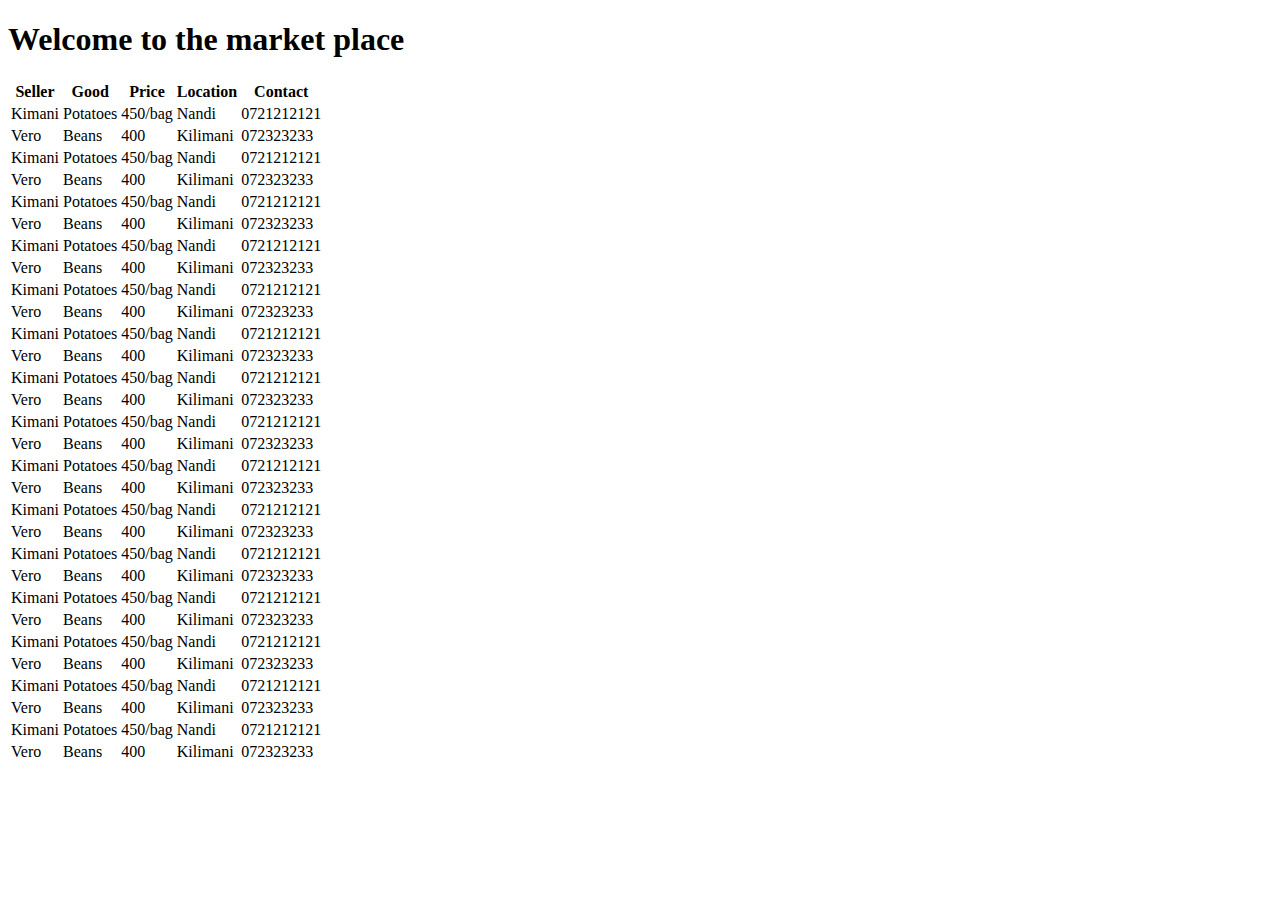
<file: buyers.html>
<!DOCTYPE html>
<html lang="en">

<head>
    <meta charset="UTF-8">
    <meta http-equiv="X-UA-Compatible" content="IE=edge">
    <meta name="viewport" content="width=device-width, initial-scale=1.0">
    <title>Document</title>
</head>

<body>

    <h1>Welcome to the market place</h1>


    <table>
        <tr>
            <th>Seller</th>
            <th>Good</th>
            <th>Price</th>
            <th>Location</th>
            <th>Contact</th>
        </tr>
        <tr>
            <td>Kimani</td>
            <td>Potatoes</td>
            <td>450/bag</td>
            <td>Nandi</td>
            <td>0721212121</td>
        </tr>
        <tr>
            <td>Vero</td>
            <td>Beans</td>
            <td>400</td>
            <td>Kilimani</td>
            <td>072323233</td>
        </tr>
        <tr>
            <td>Kimani</td>
            <td>Potatoes</td>
            <td>450/bag</td>
            <td>Nandi</td>
            <td>0721212121</td>
        </tr>
        <tr>
            <td>Vero</td>
            <td>Beans</td>
            <td>400</td>
            <td>Kilimani</td>
            <td>072323233</td>
        </tr>
        <tr>
            <td>Kimani</td>
            <td>Potatoes</td>
            <td>450/bag</td>
            <td>Nandi</td>
            <td>0721212121</td>
        </tr>
        <tr>
            <td>Vero</td>
            <td>Beans</td>
            <td>400</td>
            <td>Kilimani</td>
            <td>072323233</td>
        </tr>
        <tr>
            <td>Kimani</td>
            <td>Potatoes</td>
            <td>450/bag</td>
            <td>Nandi</td>
            <td>0721212121</td>
        </tr>
        <tr>
            <td>Vero</td>
            <td>Beans</td>
            <td>400</td>
            <td>Kilimani</td>
            <td>072323233</td>
        </tr>
        <tr>
            <td>Kimani</td>
            <td>Potatoes</td>
            <td>450/bag</td>
            <td>Nandi</td>
            <td>0721212121</td>
        </tr>
        <tr>
            <td>Vero</td>
            <td>Beans</td>
            <td>400</td>
            <td>Kilimani</td>
            <td>072323233</td>
        </tr>
        <tr>
            <td>Kimani</td>
            <td>Potatoes</td>
            <td>450/bag</td>
            <td>Nandi</td>
            <td>0721212121</td>
        </tr>
        <tr>
            <td>Vero</td>
            <td>Beans</td>
            <td>400</td>
            <td>Kilimani</td>
            <td>072323233</td>
        </tr>
        <tr>
            <td>Kimani</td>
            <td>Potatoes</td>
            <td>450/bag</td>
            <td>Nandi</td>
            <td>0721212121</td>
        </tr>
        <tr>
            <td>Vero</td>
            <td>Beans</td>
            <td>400</td>
            <td>Kilimani</td>
            <td>072323233</td>
        </tr>
        <tr>
            <td>Kimani</td>
            <td>Potatoes</td>
            <td>450/bag</td>
            <td>Nandi</td>
            <td>0721212121</td>
        </tr>
        <tr>
            <td>Vero</td>
            <td>Beans</td>
            <td>400</td>
            <td>Kilimani</td>
            <td>072323233</td>
        </tr>
        <tr>
            <td>Kimani</td>
            <td>Potatoes</td>
            <td>450/bag</td>
            <td>Nandi</td>
            <td>0721212121</td>
        </tr>
        <tr>
            <td>Vero</td>
            <td>Beans</td>
            <td>400</td>
            <td>Kilimani</td>
            <td>072323233</td>
        </tr>
        <tr>
            <td>Kimani</td>
            <td>Potatoes</td>
            <td>450/bag</td>
            <td>Nandi</td>
            <td>0721212121</td>
        </tr>
        <tr>
            <td>Vero</td>
            <td>Beans</td>
            <td>400</td>
            <td>Kilimani</td>
            <td>072323233</td>
        </tr>
        <tr>
            <td>Kimani</td>
            <td>Potatoes</td>
            <td>450/bag</td>
            <td>Nandi</td>
            <td>0721212121</td>
        </tr>
        <tr>
            <td>Vero</td>
            <td>Beans</td>
            <td>400</td>
            <td>Kilimani</td>
            <td>072323233</td>
        </tr>
        <tr>
            <td>Kimani</td>
            <td>Potatoes</td>
            <td>450/bag</td>
            <td>Nandi</td>
            <td>0721212121</td>
        </tr>
        <tr>
            <td>Vero</td>
            <td>Beans</td>
            <td>400</td>
            <td>Kilimani</td>
            <td>072323233</td>
        </tr>
        <tr>
            <td>Kimani</td>
            <td>Potatoes</td>
            <td>450/bag</td>
            <td>Nandi</td>
            <td>0721212121</td>
        </tr>
        <tr>
            <td>Vero</td>
            <td>Beans</td>
            <td>400</td>
            <td>Kilimani</td>
            <td>072323233</td>
        </tr>
        <tr>
            <td>Kimani</td>
            <td>Potatoes</td>
            <td>450/bag</td>
            <td>Nandi</td>
            <td>0721212121</td>
        </tr>
        <tr>
            <td>Vero</td>
            <td>Beans</td>
            <td>400</td>
            <td>Kilimani</td>
            <td>072323233</td>
        </tr>
        <tr>
            <td>Kimani</td>
            <td>Potatoes</td>
            <td>450/bag</td>
            <td>Nandi</td>
            <td>0721212121</td>
        </tr>
        <tr>
            <td>Vero</td>
            <td>Beans</td>
            <td>400</td>
            <td>Kilimani</td>
            <td>072323233</td>
        </tr>

    </table>

</body>

</html>
</file>
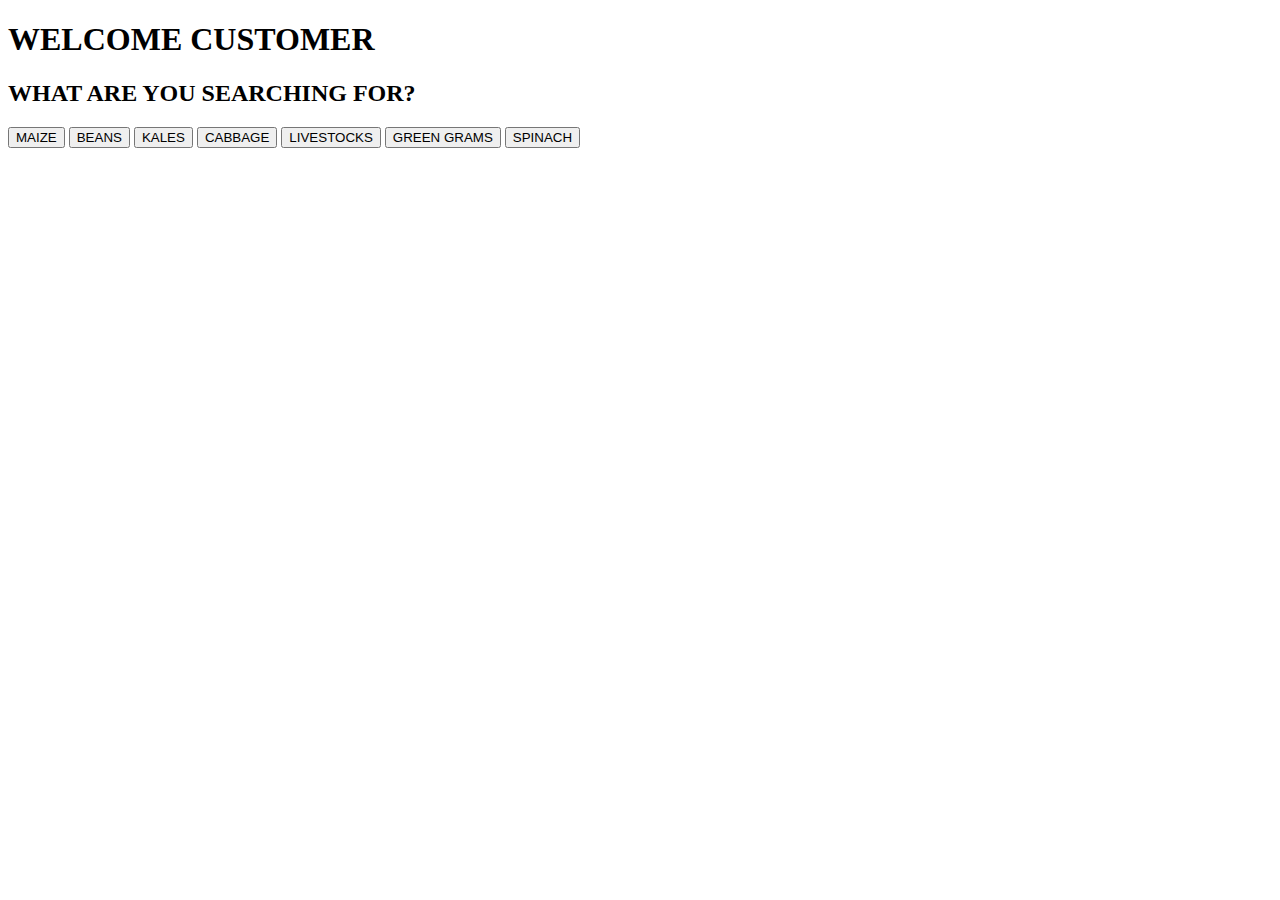
<file: buying.html>
<!DOCTYPE html>
<html lang="en">
<head>
    <meta charset="UTF-8">
    <meta http-equiv="X-UA-Compatible" content="IE=edge">
    <meta name="viewport" content="width=device-width, initial-scale=1.0">
    <title>BUY</title>
</head>
<body>
    <h1>WELCOME CUSTOMER</h1>
    <h2>WHAT ARE YOU SEARCHING FOR?</h2>
    <button>MAIZE</button>
    <button>BEANS</button>
    <button>KALES</button>
    <button>CABBAGE</button>
    <button>LIVESTOCKS</button>
    <button>GREEN GRAMS</button>
    <button>SPINACH</button>
</body>
</html>
</file>
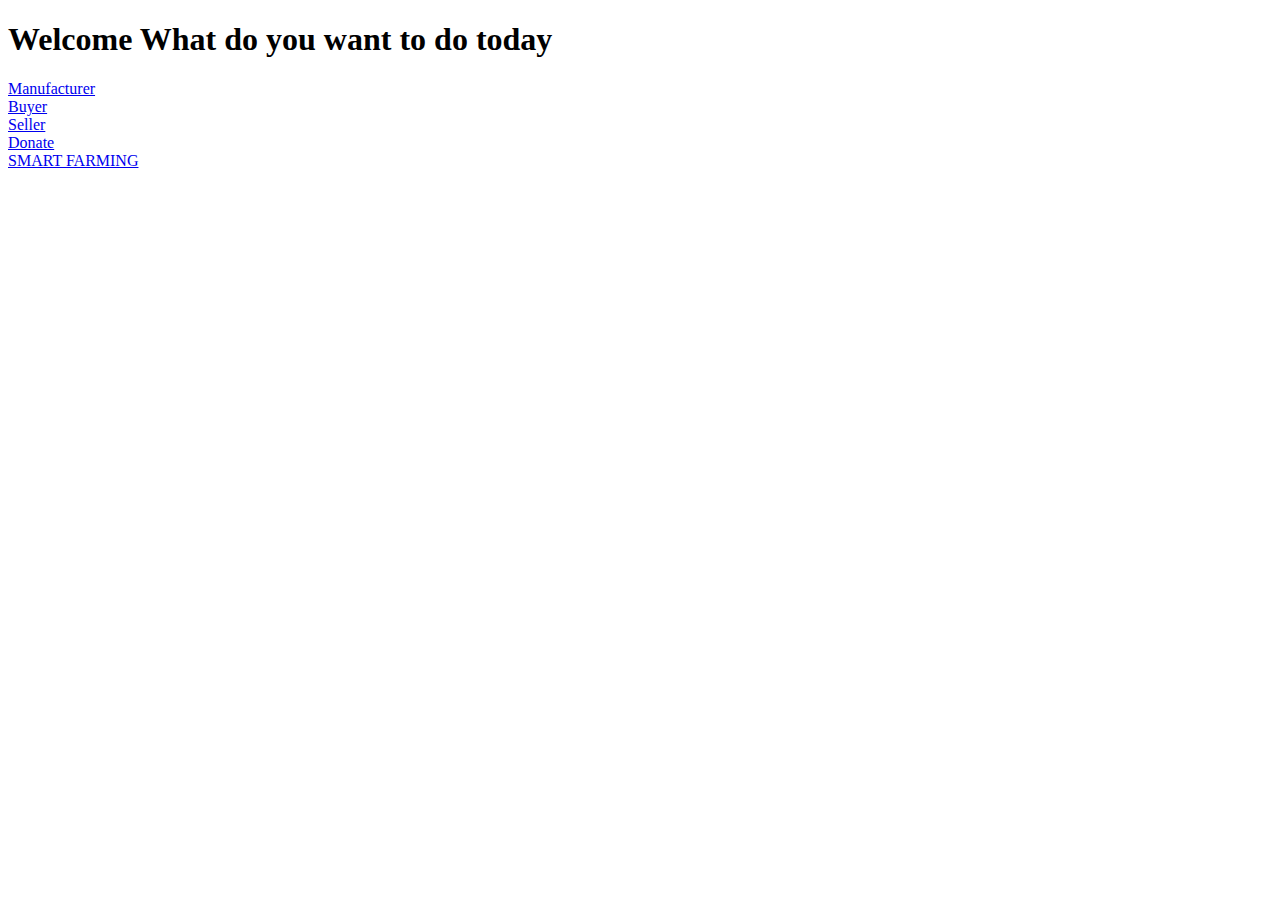
<file: choose.html>
<!DOCTYPE html>
<html lang="en">

<head>
    <meta charset="UTF-8">
    <meta http-equiv="X-UA-Compatible" content="IE=edge">
    <meta name="viewport" content="width=device-width, initial-scale=1.0">
    <title>Document</title>
</head>

<body>
    <h1>Welcome What do you want to do today</h1>


    <a href="/manufacturer.html">
        <li>Manufacturer</li>
    </a>
    <a href="/buyers.html">
        <li>Buyer</li>
    </a>
    <a href="/seller.html">
        <li>Seller</li>
    </a>
    <a href="/Donate.html">
        <li>Donate</li>
    </a>
    </a>
    <a href="/Donate.html">
        <li>SMART FARMING</li>
    </a>
    

</body>

</html>
</file>
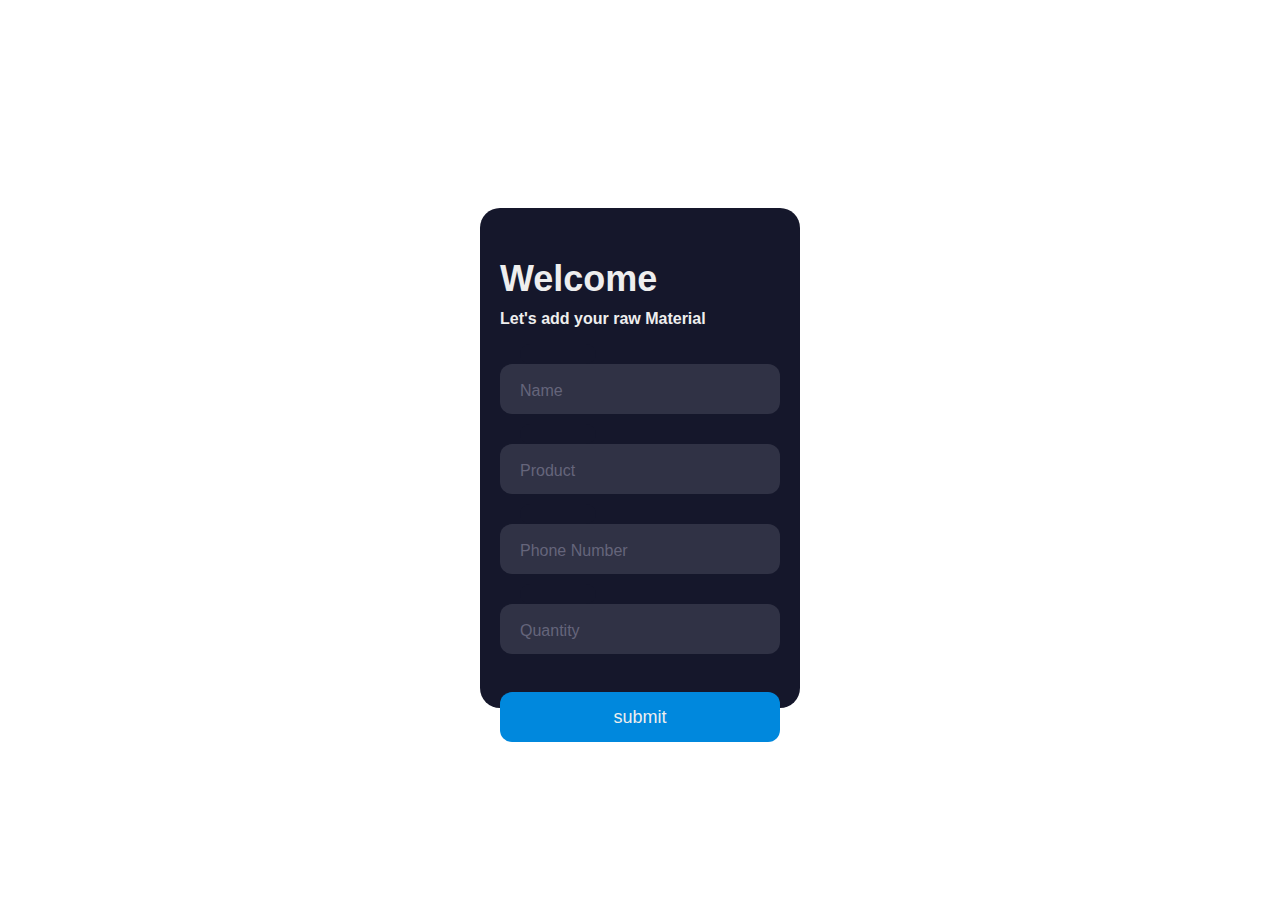
<file: Donate.html>
<!DOCTYPE html>
<html lang="en">

<head>
    <meta charset="UTF-8">
    <meta http-equiv="X-UA-Compatible" content="IE=edge">
    <meta name="viewport" content="width=device-width, initial-scale=1.0">
    <title>Form</title>
</head>


<style>
    body {
        align-items: center;
        background-color: white;
        display: flex;
        justify-content: center;
        height: 100vh;
    }

    .form {
        background-color: #15172b;
        border-radius: 20px;
        box-sizing: border-box;
        height: 500px;
        padding: 20px;
        width: 320px;
    }

    .title {
        color: #eee;
        font-family: sans-serif;
        font-size: 36px;
        font-weight: 600;
        margin-top: 30px;
    }

    .subtitle {
        color: #eee;
        font-family: sans-serif;
        font-size: 16px;
        font-weight: 600;
        margin-top: 10px;
    }

    .input-container {
        height: 50px;
        position: relative;
        width: 100%;
    }

    .ic1 {
        margin-top: 40px;
    }

    .ic2 {
        margin-top: 30px;
    }

    .input {
        background-color: #303245;
        border-radius: 12px;
        border: 0;
        box-sizing: border-box;
        color: #eee;
        font-size: 18px;
        height: 100%;
        outline: 0;
        padding: 4px 20px 0;
        width: 100%;
    }

    .cut {
        background-color: #15172b;
        border-radius: 10px;
        height: 20px;
        left: 20px;
        position: absolute;
        top: -20px;
        transform: translateY(0);
        transition: transform 200ms;
        width: 76px;
    }

    .cut-short {
        width: 50px;
    }

    .input:focus~.cut,
    .input:not(:placeholder-shown)~.cut {
        transform: translateY(8px);
    }

    .placeholder {
        color: #65657b;
        font-family: sans-serif;
        left: 20px;
        line-height: 14px;
        pointer-events: none;
        position: absolute;
        transform-origin: 0 50%;
        transition: transform 200ms, color 200ms;
        top: 20px;
    }

    .input:focus~.placeholder,
    .input:not(:placeholder-shown)~.placeholder {
        transform: translateY(-30px) translateX(10px) scale(0.75);
    }

    .input:not(:placeholder-shown)~.placeholder {
        color: #808097;
    }

    .input:focus~.placeholder {
        color: #dc2f55;
    }

    .submit {
        background-color: #08d;
        border-radius: 12px;
        border: 0;
        box-sizing: border-box;
        color: #eee;
        cursor: pointer;
        font-size: 18px;
        height: 50px;
        margin-top: 38px;
        outline: 0;
        text-align: center;
        width: 100%;
    }

    .submit:active {
        background-color: #06b;
    }
</style>

<body>

    <div class="form">
        <div class="title">Welcome</div>
        <div class="subtitle">Let's add your raw Material</div>

        <br>
        <br>

        <div class="input-container ic">
            <input id="firstname" class="input" type="text" placeholder=" " />
            <div class="cut"></div>
            <label for="firstname" class="placeholder">Name</label>
        </div>
        <div class="input-container ic2">
            <input id="lastname" class="input" type="text" placeholder=" " />
            <div class="cut"></div>
            <label for="lastname" class="placeholder">Product</label>
        </div>
        <div class="input-container ic2">
            <input id="lastname" class="input" type="text" placeholder=" " />
            <div class="cut"></div>
            <label for="lastname" class="placeholder">Phone Number </label>
        </div>
        <div class="input-container ic2">
            <input id="lastname" class="input" type="text" placeholder=" " />
            <div class="cut"></div>
            <label for="lastname" class="placeholder">Quantity </label>
        </div>


        <a href="/donatestatuspage.html">
            <button type="text" class="submit" onclick="alert('Thank You Very Much')"">submit</button>
        </a>
    </div>

</body>

</html>
</file>
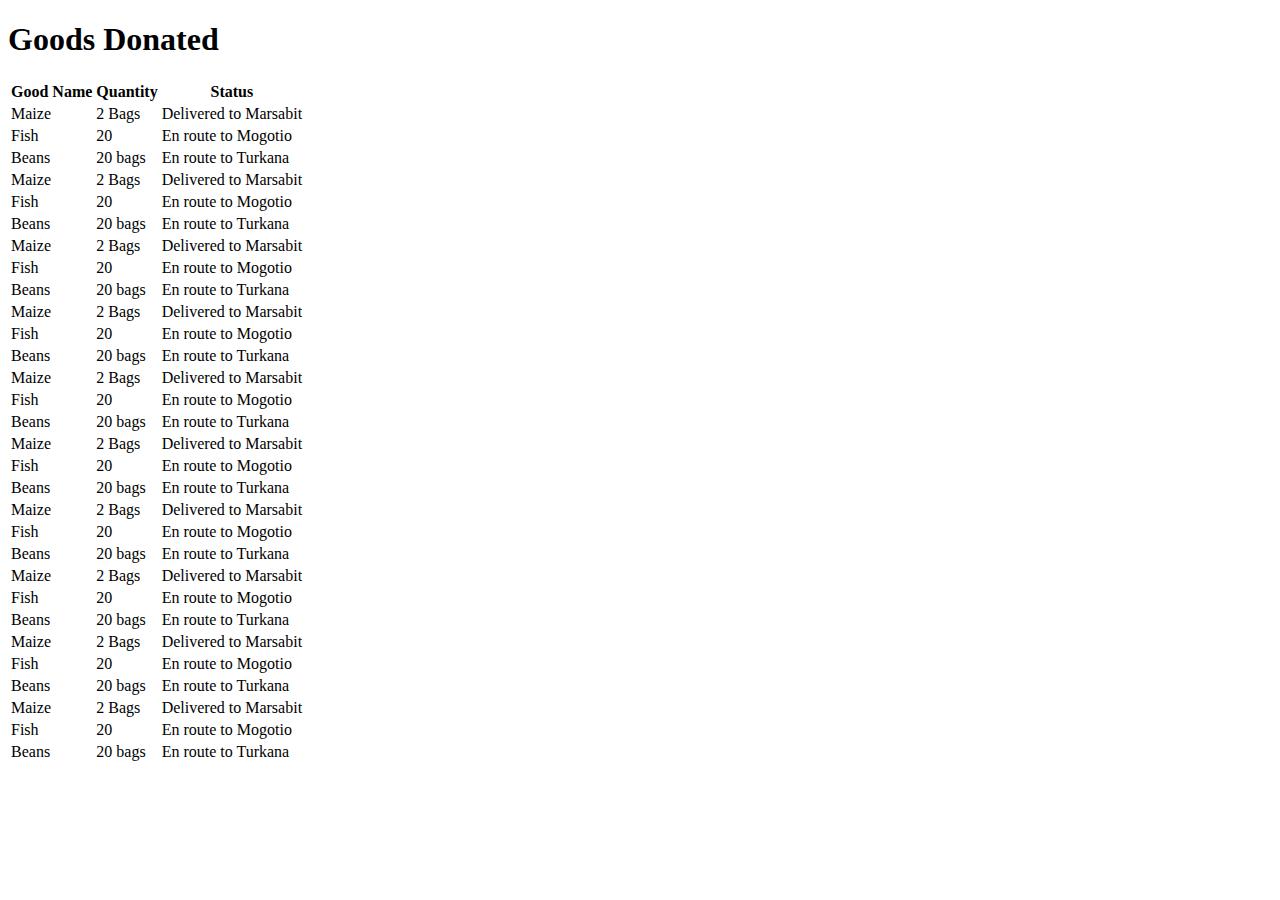
<file: donatestatuspage.html>
<!DOCTYPE html>
<html lang="en">
<head>
    <meta charset="UTF-8">
    <meta http-equiv="X-UA-Compatible" content="IE=edge">
    <meta name="viewport" content="width=device-width, initial-scale=1.0">
    <title>DONATE STATUS</title>
</head>
<body>

   <h1>
    Goods Donated
</h1> 
    


    <table>
        <tr>
            <th>Good Name</th>
            <th>Quantity</th>
            <th>Status</th>
        </tr>
        <tr>
            <td>Maize</td>
            <td>2 Bags</td>
            <td>Delivered to Marsabit</td>
        </tr>
        <tr>
            <td>Fish</td>
            <td>20</td>
            <td>En route to Mogotio</td>
        </tr>
        <tr>
            <td>Beans</td>
            <td>20 bags</td>
            <td>En route to Turkana</td>
        </tr>
        <tr>
            <td>Maize</td>
            <td>2 Bags</td>
            <td>Delivered to Marsabit</td>
        </tr>
        <tr>
            <td>Fish</td>
            <td>20</td>
            <td>En route to Mogotio</td>
        </tr>
        <tr>
            <td>Beans</td>
            <td>20 bags</td>
            <td>En route to Turkana</td>
        </tr>
        <tr>
            <td>Maize</td>
            <td>2 Bags</td>
            <td>Delivered to Marsabit</td>
        </tr>
        <tr>
            <td>Fish</td>
            <td>20</td>
            <td>En route to Mogotio</td>
        </tr>
        <tr>
            <td>Beans</td>
            <td>20 bags</td>
            <td>En route to Turkana</td>
        </tr>
        <tr>
            <td>Maize</td>
            <td>2 Bags</td>
            <td>Delivered to Marsabit</td>
        </tr>
        <tr>
            <td>Fish</td>
            <td>20</td>
            <td>En route to Mogotio</td>
        </tr>
        <tr>
            <td>Beans</td>
            <td>20 bags</td>
            <td>En route to Turkana</td>
        </tr>
        <tr>
            <td>Maize</td>
            <td>2 Bags</td>
            <td>Delivered to Marsabit</td>
        </tr>
        <tr>
            <td>Fish</td>
            <td>20</td>
            <td>En route to Mogotio</td>
        </tr>
        <tr>
            <td>Beans</td>
            <td>20 bags</td>
            <td>En route to Turkana</td>
        </tr>
        <tr>
            <td>Maize</td>
            <td>2 Bags</td>
            <td>Delivered to Marsabit</td>
        </tr>
        <tr>
            <td>Fish</td>
            <td>20</td>
            <td>En route to Mogotio</td>
        </tr>
        <tr>
            <td>Beans</td>
            <td>20 bags</td>
            <td>En route to Turkana</td>
        </tr>
        <tr>
            <td>Maize</td>
            <td>2 Bags</td>
            <td>Delivered to Marsabit</td>
        </tr>
        <tr>
            <td>Fish</td>
            <td>20</td>
            <td>En route to Mogotio</td>
        </tr>
        <tr>
            <td>Beans</td>
            <td>20 bags</td>
            <td>En route to Turkana</td>
        </tr>
        <tr>
            <td>Maize</td>
            <td>2 Bags</td>
            <td>Delivered to Marsabit</td>
        </tr>
        <tr>
            <td>Fish</td>
            <td>20</td>
            <td>En route to Mogotio</td>
        </tr>
        <tr>
            <td>Beans</td>
            <td>20 bags</td>
            <td>En route to Turkana</td>
        </tr>
        <tr>
            <td>Maize</td>
            <td>2 Bags</td>
            <td>Delivered to Marsabit</td>
        </tr>
        <tr>
            <td>Fish</td>
            <td>20</td>
            <td>En route to Mogotio</td>
        </tr>
        <tr>
            <td>Beans</td>
            <td>20 bags</td>
            <td>En route to Turkana</td>
        </tr>
        <tr>
            <td>Maize</td>
            <td>2 Bags</td>
            <td>Delivered to Marsabit</td>
        </tr>
        <tr>
            <td>Fish</td>
            <td>20</td>
            <td>En route to Mogotio</td>
        </tr>
        <tr>
            <td>Beans</td>
            <td>20 bags</td>
            <td>En route to Turkana</td>
        </tr>
    </table>
    
</body>
</html>
</file>
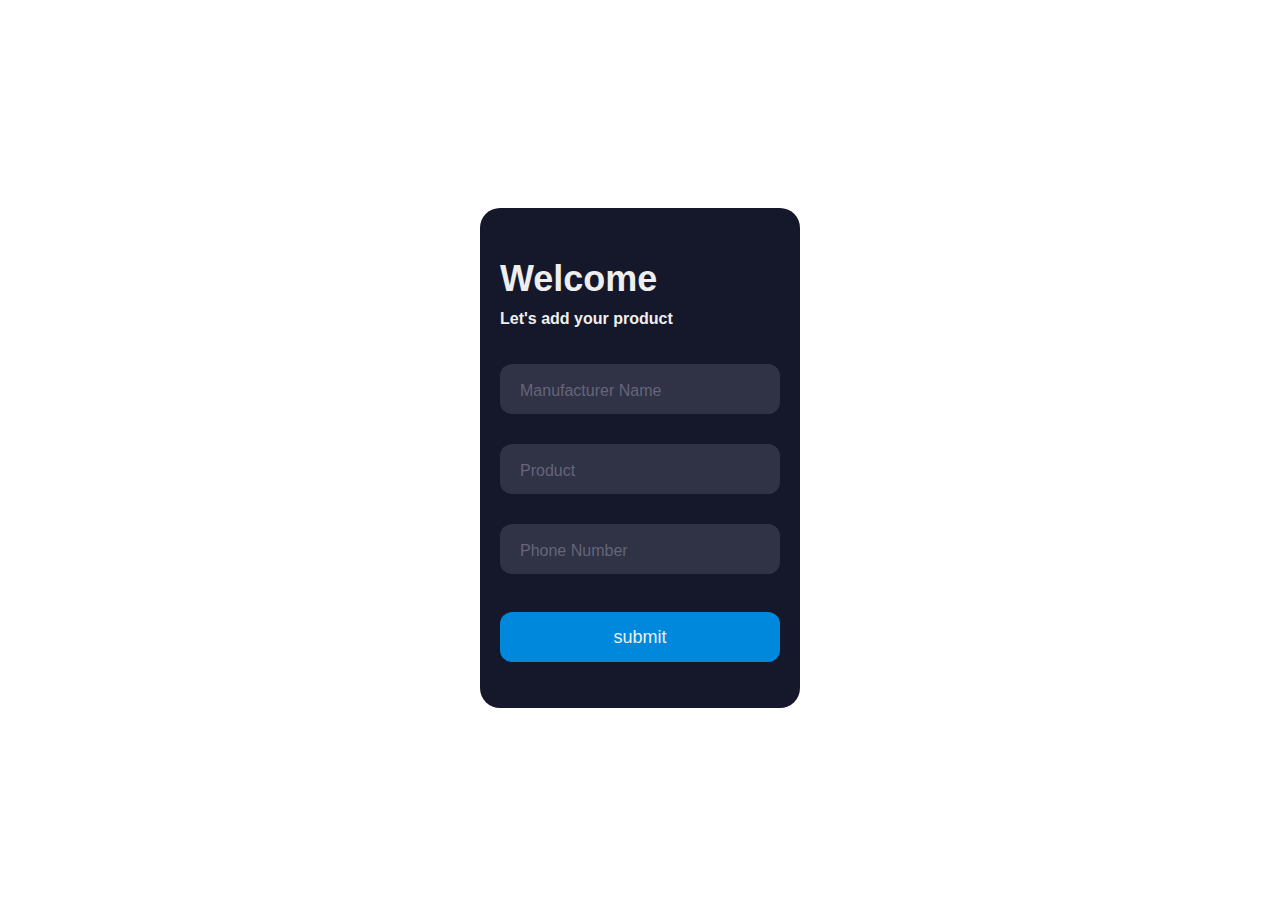
<file: form.html>
<!DOCTYPE html>
<html lang="en">

<head>
    <meta charset="UTF-8">
    <meta http-equiv="X-UA-Compatible" content="IE=edge">
    <meta name="viewport" content="width=device-width, initial-scale=1.0">
    <title>Form</title>
</head>


<style>
    body {
        align-items: center;
        background-color: white;
        display: flex;
        justify-content: center;
        height: 100vh;
    }

    .form {
        background-color: #15172b;
        border-radius: 20px;
        box-sizing: border-box;
        height: 500px;
        padding: 20px;
        width: 320px;
    }

    .title {
        color: #eee;
        font-family: sans-serif;
        font-size: 36px;
        font-weight: 600;
        margin-top: 30px;
    }

    .subtitle {
        color: #eee;
        font-family: sans-serif;
        font-size: 16px;
        font-weight: 600;
        margin-top: 10px;
    }

    .input-container {
        height: 50px;
        position: relative;
        width: 100%;
    }

    .ic1 {
        margin-top: 40px;
    }

    .ic2 {
        margin-top: 30px;
    }

    .input {
        background-color: #303245;
        border-radius: 12px;
        border: 0;
        box-sizing: border-box;
        color: #eee;
        font-size: 18px;
        height: 100%;
        outline: 0;
        padding: 4px 20px 0;
        width: 100%;
    }

    .cut {
        background-color: #15172b;
        border-radius: 10px;
        height: 20px;
        left: 20px;
        position: absolute;
        top: -20px;
        transform: translateY(0);
        transition: transform 200ms;
        width: 76px;
    }

    .cut-short {
        width: 50px;
    }

    .input:focus~.cut,
    .input:not(:placeholder-shown)~.cut {
        transform: translateY(8px);
    }

    .placeholder {
        color: #65657b;
        font-family: sans-serif;
        left: 20px;
        line-height: 14px;
        pointer-events: none;
        position: absolute;
        transform-origin: 0 50%;
        transition: transform 200ms, color 200ms;
        top: 20px;
    }

    .input:focus~.placeholder,
    .input:not(:placeholder-shown)~.placeholder {
        transform: translateY(-30px) translateX(10px) scale(0.75);
    }

    .input:not(:placeholder-shown)~.placeholder {
        color: #808097;
    }

    .input:focus~.placeholder {
        color: #dc2f55;
    }

    .submit {
        background-color: #08d;
        border-radius: 12px;
        border: 0;
        box-sizing: border-box;
        color: #eee;
        cursor: pointer;
        font-size: 18px;
        height: 50px;
        margin-top: 38px;
        outline: 0;
        text-align: center;
        width: 100%;
    }

    .submit:active {
        background-color: #06b;
    }
</style>

<body>

    <div class="form">
        <div class="title">Welcome</div>
        <div class="subtitle">Let's add your product</div>

        <br>
        <br>

        <div class="input-container ic">
            <input id="firstname" class="input" type="text" placeholder=" " />
            <div class="cut"></div>
            <label for="firstname" class="placeholder">Manufacturer Name</label>
        </div>
        <div class="input-container ic2">
            <input id="lastname" class="input" type="text" placeholder=" " />
            <div class="cut"></div>
            <label for="lastname" class="placeholder">Product</label>
        </div>
        <div class="input-container ic2">
            <input id="lastname" class="input" type="text" placeholder=" " />
            <div class="cut"></div>
            <label for="lastname" class="placeholder">Phone Number </label>
        </div>


        <a href="/goodspage.html">
            <button type="text" class="submit">submit</button>
        </a>
    </div>

</body>

</html>
</file>
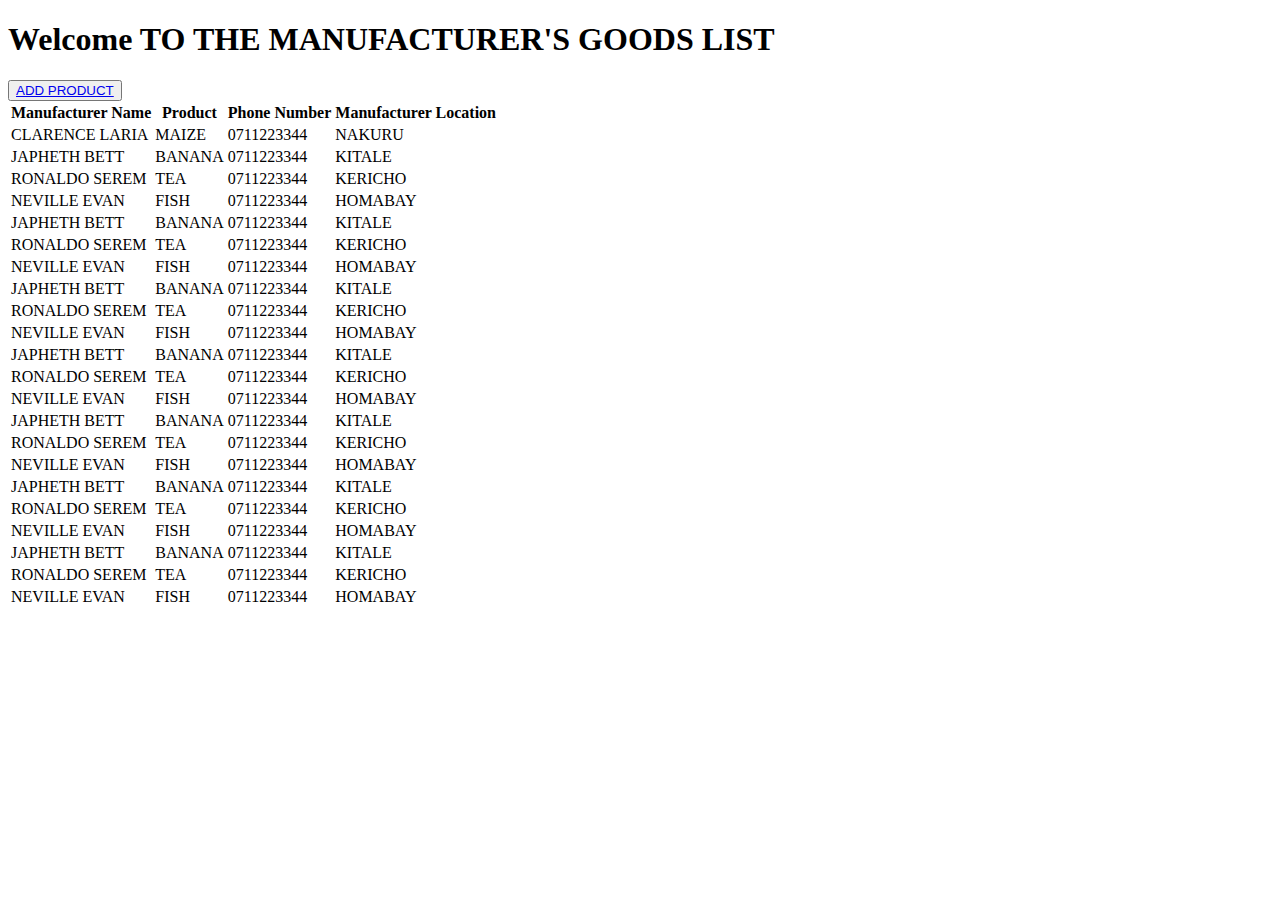
<file: goodspage.html>
<!DOCTYPE html>
<html lang="en">

<head>
    <meta charset="UTF-8">
    <meta http-equiv="X-UA-Compatible" content="IE=edge">
    <meta name="viewport" content="width=
    , initial-scale=1.0">
    <title>MANUFACTURER'S GOODS LIST</title>

    <h1>Welcome TO THE MANUFACTURER'S GOODS LIST</h1>
    <button>
        <a href="form.html
        ">

            ADD PRODUCT
        </a>
    </button>

    <table>
        <tr>
            <th>Manufacturer Name</th>
            <th>Product</th>
            <th>Phone Number</th>
            <th>Manufacturer Location</th>
        </tr>
        <tr>
            <td>CLARENCE LARIA</td>
            <td>MAIZE</td>
            <td>0711223344</td>
            <td>NAKURU</td>
        </tr>
        <tr>
            <td>JAPHETH BETT</td>
            <td>BANANA </td>
            <td>0711223344</td>
            <td>KITALE</td>
        </tr>
        <tr>
            <td>RONALDO SEREM</td>
            <td>TEA </td>
            <td>0711223344</td>
            <td>KERICHO</td>
        </tr>
        <tr>
            <td>NEVILLE EVAN</td>
            <td>FISH </td>
            <td>0711223344</td>
            <td>HOMABAY</td>
        </tr>
        <tr>
            <td>JAPHETH BETT</td>
            <td>BANANA </td>
            <td>0711223344</td>
            <td>KITALE</td>
        </tr>
        <tr>
            <td>RONALDO SEREM</td>
            <td>TEA </td>
            <td>0711223344</td>
            <td>KERICHO</td>
        </tr>
        <tr>
            <td>NEVILLE EVAN</td>
            <td>FISH </td>
            <td>0711223344</td>
            <td>HOMABAY</td>
        </tr>
        <tr>
            <td>JAPHETH BETT</td>
            <td>BANANA </td>
            <td>0711223344</td>
            <td>KITALE</td>
        </tr>
        <tr>
            <td>RONALDO SEREM</td>
            <td>TEA </td>
            <td>0711223344</td>
            <td>KERICHO</td>
        </tr>
        <tr>
            <td>NEVILLE EVAN</td>
            <td>FISH </td>
            <td>0711223344</td>
            <td>HOMABAY</td>
        </tr>
        <tr>
            <td>JAPHETH BETT</td>
            <td>BANANA </td>
            <td>0711223344</td>
            <td>KITALE</td>
        </tr>
        <tr>
            <td>RONALDO SEREM</td>
            <td>TEA </td>
              <td>0711223344</td>
            <td>KERICHO</td>
        </tr>
        <tr>
            <td>NEVILLE EVAN</td>
            <td>FISH </td>
              <td>0711223344</td>
            <td>HOMABAY</td>
        </tr>
        <tr>
            <td>JAPHETH BETT</td>
            <td>BANANA </td>
              <td>0711223344</td>
            <td>KITALE</td>
        </tr>
        <tr>
            <td>RONALDO SEREM</td>
            <td>TEA </td>
              <td>0711223344</td>
            <td>KERICHO</td>
        </tr>
        <tr>
            <td>NEVILLE EVAN</td>
            <td>FISH </td>
              <td>0711223344</td>
            <td>HOMABAY</td>
        </tr>
        <tr>
            <td>JAPHETH BETT</td>
            <td>BANANA </td>
              <td>0711223344</td>
            <td>KITALE</td>
        </tr>
        <tr>
            <td>RONALDO SEREM</td>
            <td>TEA </td>
              <td>0711223344</td>
            <td>KERICHO</td>
        </tr>
        <tr>
            <td>NEVILLE EVAN</td>
            <td>FISH </td>
              <td>0711223344</td>
            <td>HOMABAY</td>
        </tr>
        <tr>
            <td>JAPHETH BETT</td>
            <td>BANANA </td>
              <td>0711223344</td>
            <td>KITALE</td>
        </tr>
        <tr>
            <td>RONALDO SEREM</td>
            <td>TEA </td>
              <td>0711223344</td>
            <td>KERICHO</td>
        </tr>
        <tr>
            <td>NEVILLE EVAN</td>
            <td>FISH </td>
              <td>0711223344</td>
            <td>HOMABAY</td>
        </tr>
    </table>
</head>

<body>

</body>

</html>
</file>
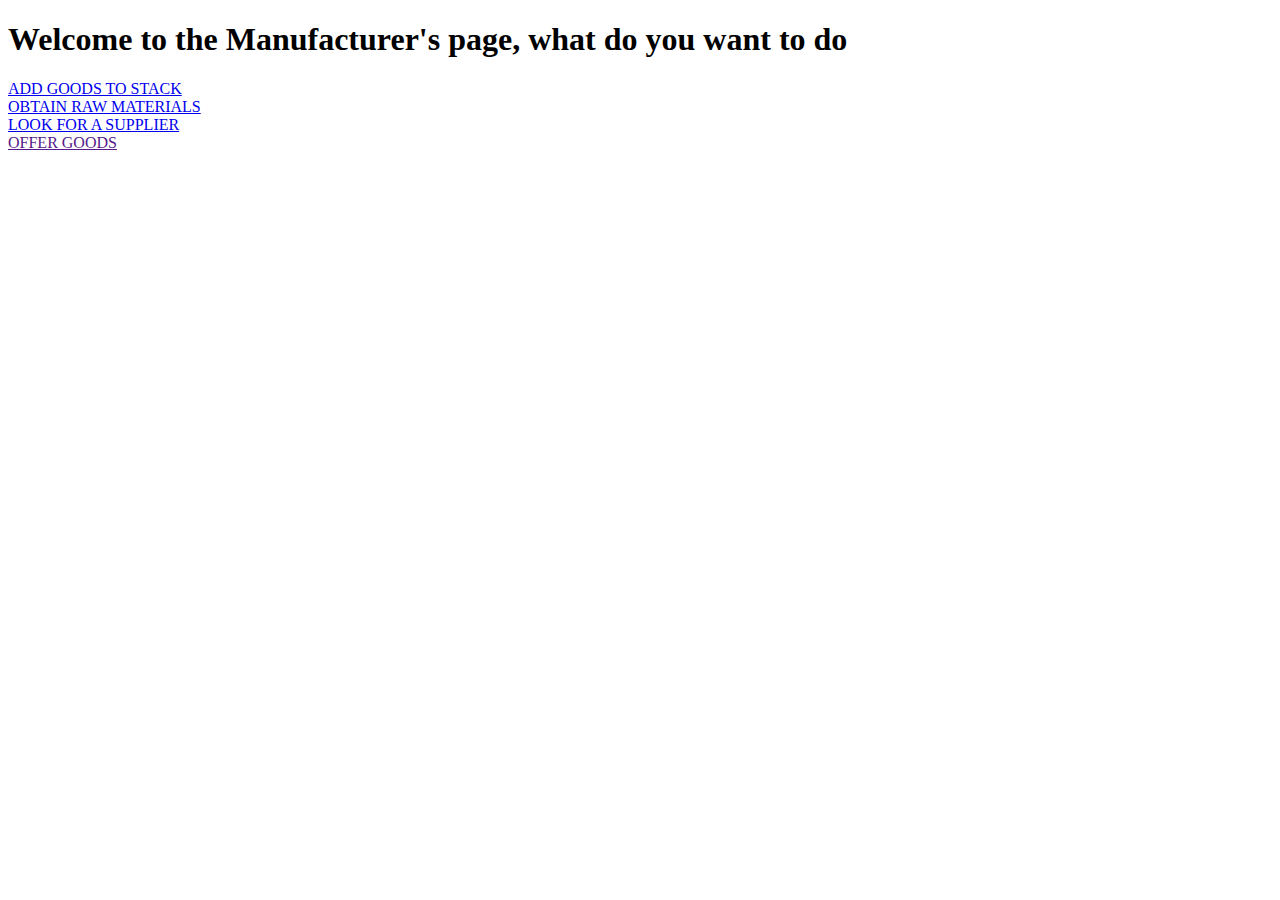
<file: manufacturer.html>
<!DOCTYPE html>
<html lang="en">

<head>
    <meta charset="UTF-8">
    <meta http-equiv="X-UA-Compatible" content="IE=edge">
    <meta name="viewport" content="width=
    , initial-scale=1.0">
    <title>Manufacturer</title>
</head>

<body>

    <h1>Welcome to the Manufacturer's page, what do you want to do</h1>


    <div>
        <a href="/goodspage.html">

            <div>ADD GOODS TO STACK</div>
        </a>
        <a href="/rawmaterials.html">

            <div>OBTAIN RAW MATERIALS</div>
        </a>
        <a href="/supplier.html">

            <div>LOOK FOR A SUPPLIER</div>
        </a>
        <a href="">

            <div>OFFER GOODS</div>
        </a>

    </div>

</body>

</html>
</file>
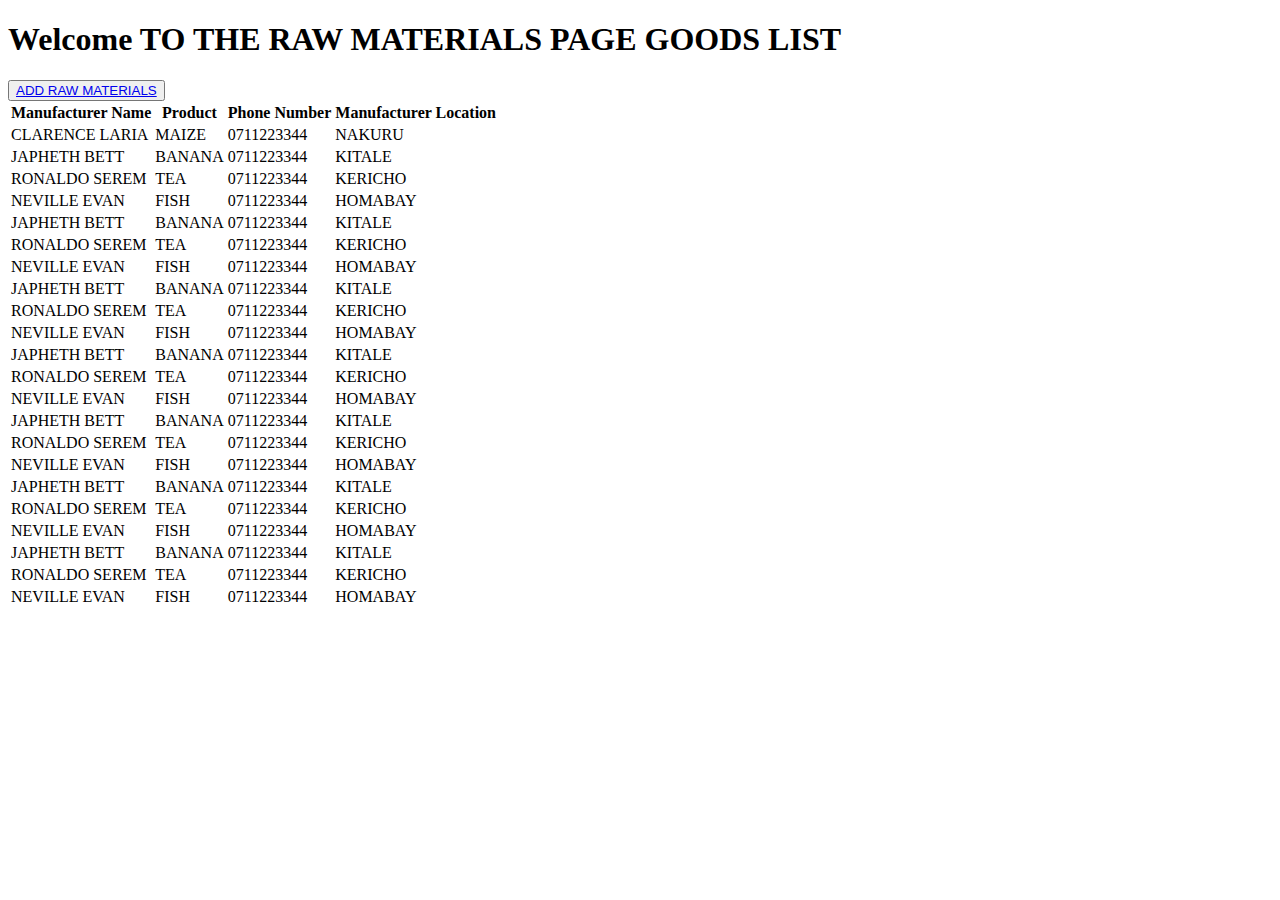
<file: rawmaterials.html>
<!DOCTYPE html>
<html lang="en">

<head>
    <meta charset="UTF-8">
    <meta http-equiv="X-UA-Compatible" content="IE=edge">
    <meta name="viewport" content="width=
    , initial-scale=1.0">
    <title>RAW MATERIALS</title>

    <h1>Welcome TO THE RAW MATERIALS PAGE GOODS LIST</h1>
    <button>
        <a href="/rawmaterialsform.html">

            ADD RAW MATERIALS
        </a>
    </button>

    <table>
        <tr>
            <th>Manufacturer Name</th>
            <th>Product</th>
            <th>Phone Number</th>
            <th>Manufacturer Location</th>
        </tr>
        <tr>
            <td>CLARENCE LARIA</td>
            <td>MAIZE</td>
            <td>0711223344</td>
            <td>NAKURU</td>
        </tr>
        <tr>
            <td>JAPHETH BETT</td>
            <td>BANANA </td>
            <td>0711223344</td>
            <td>KITALE</td>
        </tr>
        <tr>
            <td>RONALDO SEREM</td>
            <td>TEA </td>
            <td>0711223344</td>
            <td>KERICHO</td>
        </tr>
        <tr>
            <td>NEVILLE EVAN</td>
            <td>FISH </td>
            <td>0711223344</td>
            <td>HOMABAY</td>
        </tr>
        <tr>
            <td>JAPHETH BETT</td>
            <td>BANANA </td>
            <td>0711223344</td>
            <td>KITALE</td>
        </tr>
        <tr>
            <td>RONALDO SEREM</td>
            <td>TEA </td>
            <td>0711223344</td>
            <td>KERICHO</td>
        </tr>
        <tr>
            <td>NEVILLE EVAN</td>
            <td>FISH </td>
            <td>0711223344</td>
            <td>HOMABAY</td>
        </tr>
        <tr>
            <td>JAPHETH BETT</td>
            <td>BANANA </td>
            <td>0711223344</td>
            <td>KITALE</td>
        </tr>
        <tr>
            <td>RONALDO SEREM</td>
            <td>TEA </td>
            <td>0711223344</td>
            <td>KERICHO</td>
        </tr>
        <tr>
            <td>NEVILLE EVAN</td>
            <td>FISH </td>
            <td>0711223344</td>
            <td>HOMABAY</td>
        </tr>
        <tr>
            <td>JAPHETH BETT</td>
            <td>BANANA </td>
            <td>0711223344</td>
            <td>KITALE</td>
        </tr>
        <tr>
            <td>RONALDO SEREM</td>
            <td>TEA </td>
              <td>0711223344</td>
            <td>KERICHO</td>
        </tr>
        <tr>
            <td>NEVILLE EVAN</td>
            <td>FISH </td>
              <td>0711223344</td>
            <td>HOMABAY</td>
        </tr>
        <tr>
            <td>JAPHETH BETT</td>
            <td>BANANA </td>
              <td>0711223344</td>
            <td>KITALE</td>
        </tr>
        <tr>
            <td>RONALDO SEREM</td>
            <td>TEA </td>
              <td>0711223344</td>
            <td>KERICHO</td>
        </tr>
        <tr>
            <td>NEVILLE EVAN</td>
            <td>FISH </td>
              <td>0711223344</td>
            <td>HOMABAY</td>
        </tr>
        <tr>
            <td>JAPHETH BETT</td>
            <td>BANANA </td>
              <td>0711223344</td>
            <td>KITALE</td>
        </tr>
        <tr>
            <td>RONALDO SEREM</td>
            <td>TEA </td>
              <td>0711223344</td>
            <td>KERICHO</td>
        </tr>
        <tr>
            <td>NEVILLE EVAN</td>
            <td>FISH </td>
              <td>0711223344</td>
            <td>HOMABAY</td>
        </tr>
        <tr>
            <td>JAPHETH BETT</td>
            <td>BANANA </td>
              <td>0711223344</td>
            <td>KITALE</td>
        </tr>
        <tr>
            <td>RONALDO SEREM</td>
            <td>TEA </td>
              <td>0711223344</td>
            <td>KERICHO</td>
        </tr>
        <tr>
            <td>NEVILLE EVAN</td>
            <td>FISH </td>
              <td>0711223344</td>
            <td>HOMABAY</td>
        </tr>
    </table>
</head>

<body>

</body>

</html>
</file>
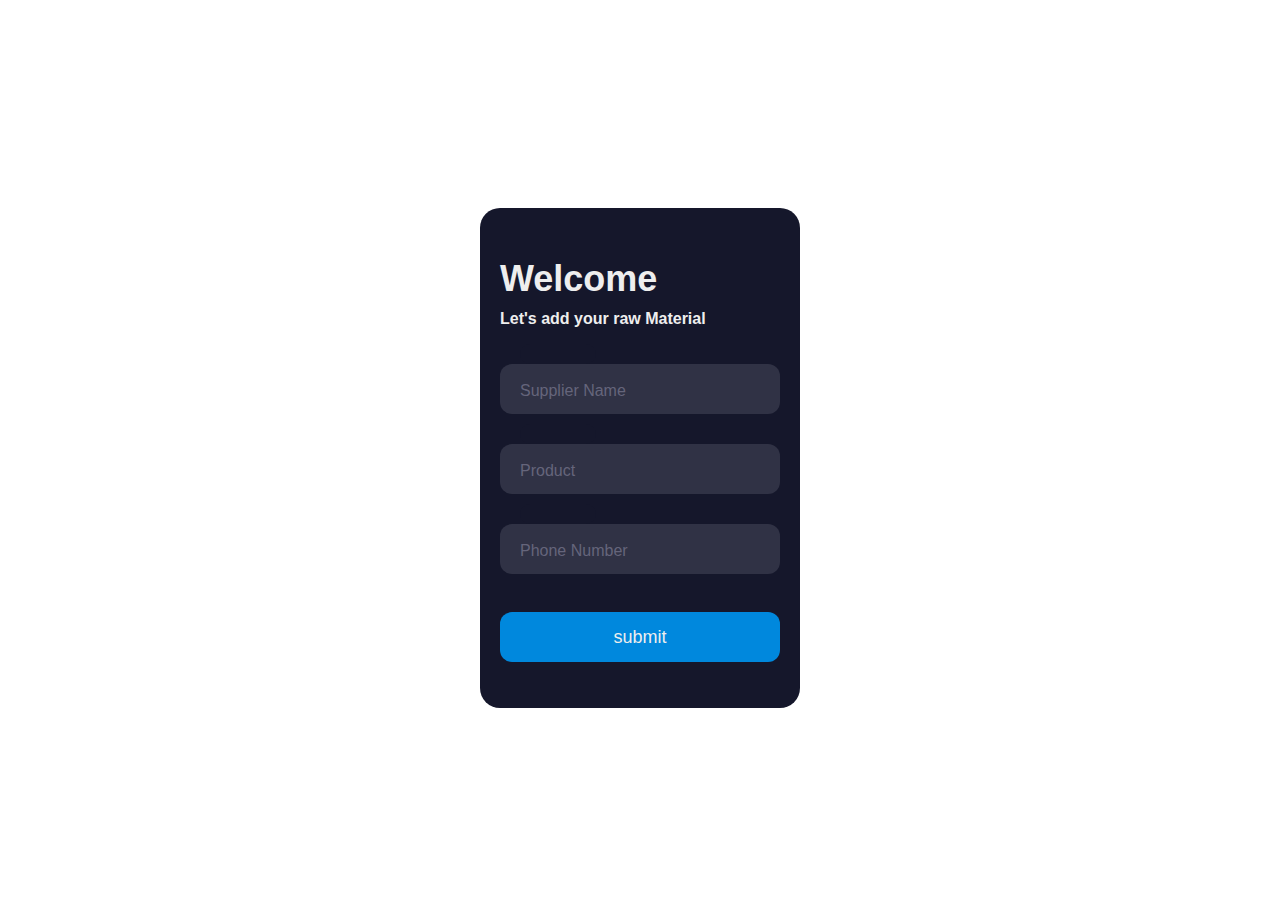
<file: rawmaterialsform.html>
<!DOCTYPE html>
<html lang="en">

<head>
    <meta charset="UTF-8">
    <meta http-equiv="X-UA-Compatible" content="IE=edge">
    <meta name="viewport" content="width=device-width, initial-scale=1.0">
    <title>Form</title>
</head>


<style>
    body {
        align-items: center;
        background-color: white;
        display: flex;
        justify-content: center;
        height: 100vh;
    }

    .form {
        background-color: #15172b;
        border-radius: 20px;
        box-sizing: border-box;
        height: 500px;
        padding: 20px;
        width: 320px;
    }

    .title {
        color: #eee;
        font-family: sans-serif;
        font-size: 36px;
        font-weight: 600;
        margin-top: 30px;
    }

    .subtitle {
        color: #eee;
        font-family: sans-serif;
        font-size: 16px;
        font-weight: 600;
        margin-top: 10px;
    }

    .input-container {
        height: 50px;
        position: relative;
        width: 100%;
    }

    .ic1 {
        margin-top: 40px;
    }

    .ic2 {
        margin-top: 30px;
    }

    .input {
        background-color: #303245;
        border-radius: 12px;
        border: 0;
        box-sizing: border-box;
        color: #eee;
        font-size: 18px;
        height: 100%;
        outline: 0;
        padding: 4px 20px 0;
        width: 100%;
    }

    .cut {
        background-color: #15172b;
        border-radius: 10px;
        height: 20px;
        left: 20px;
        position: absolute;
        top: -20px;
        transform: translateY(0);
        transition: transform 200ms;
        width: 76px;
    }

    .cut-short {
        width: 50px;
    }

    .input:focus~.cut,
    .input:not(:placeholder-shown)~.cut {
        transform: translateY(8px);
    }

    .placeholder {
        color: #65657b;
        font-family: sans-serif;
        left: 20px;
        line-height: 14px;
        pointer-events: none;
        position: absolute;
        transform-origin: 0 50%;
        transition: transform 200ms, color 200ms;
        top: 20px;
    }

    .input:focus~.placeholder,
    .input:not(:placeholder-shown)~.placeholder {
        transform: translateY(-30px) translateX(10px) scale(0.75);
    }

    .input:not(:placeholder-shown)~.placeholder {
        color: #808097;
    }

    .input:focus~.placeholder {
        color: #dc2f55;
    }

    .submit {
        background-color: #08d;
        border-radius: 12px;
        border: 0;
        box-sizing: border-box;
        color: #eee;
        cursor: pointer;
        font-size: 18px;
        height: 50px;
        margin-top: 38px;
        outline: 0;
        text-align: center;
        width: 100%;
    }

    .submit:active {
        background-color: #06b;
    }
</style>

<body>

    <div class="form">
        <div class="title">Welcome</div>
        <div class="subtitle">Let's add your raw Material</div>

        <br>
        <br>

        <div class="input-container ic">
            <input id="firstname" class="input" type="text" placeholder=" " />
            <div class="cut"></div>
            <label for="firstname" class="placeholder">Supplier Name</label>
        </div>
        <div class="input-container ic2">
            <input id="lastname" class="input" type="text" placeholder=" " />
            <div class="cut"></div>
            <label for="lastname" class="placeholder">Product</label>
        </div>
        <div class="input-container ic2">
            <input id="lastname" class="input" type="text" placeholder=" " />
            <div class="cut"></div>
            <label for="lastname" class="placeholder">Phone Number </label>
        </div>


        <a href="/rawmaterials.html">
            <button type="text" class="submit">submit</button>
        </a>
    </div>

</body>

</html>
</file>
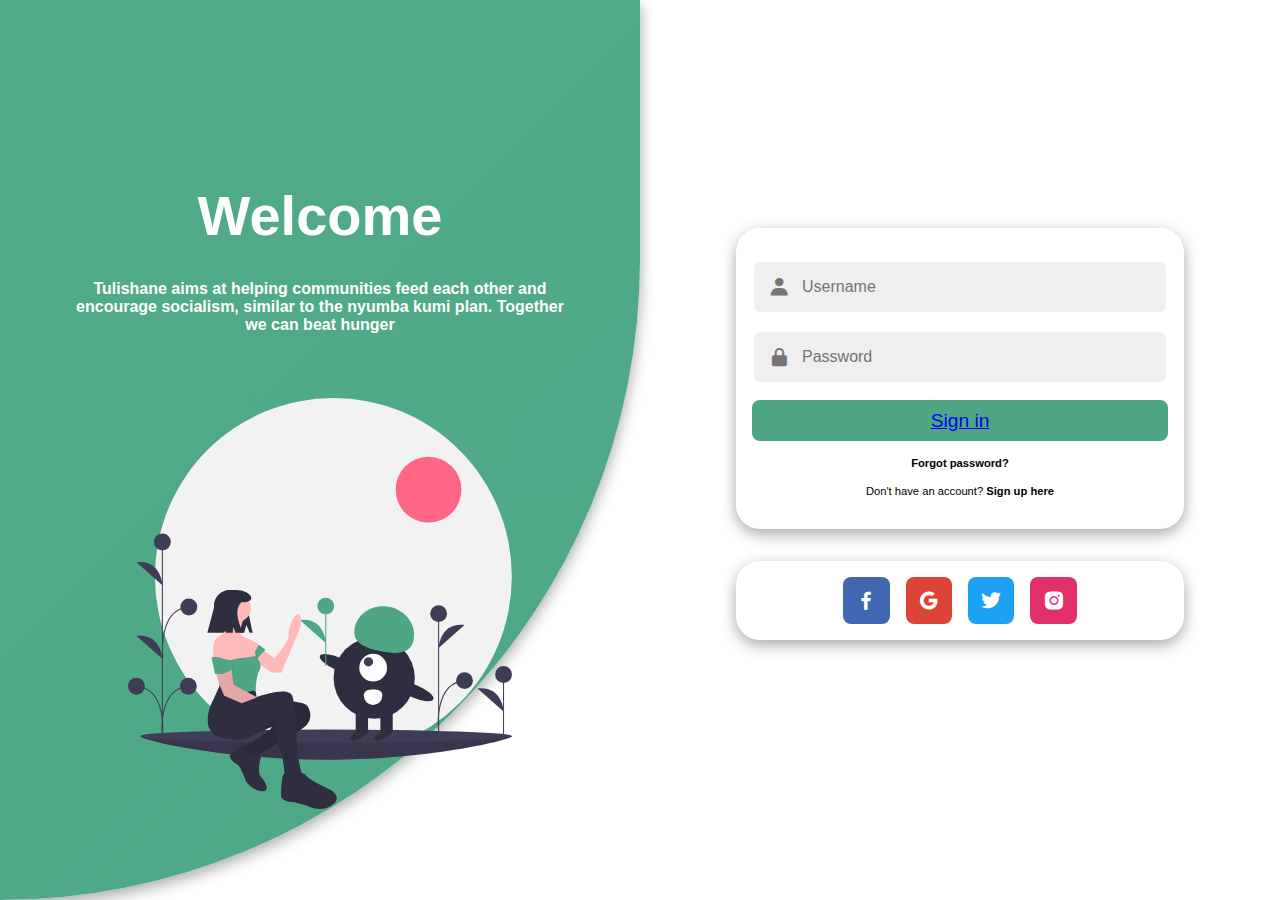
<file: register.html>
<!DOCTYPE html>
<html lang="en">

<head>
	<meta charset="UTF-8">
	<meta name="viewport" content="width=device-width, initial-scale=1.0">
	<link href='https://unpkg.com/boxicons@2.0.7/css/boxicons.min.css' rel='stylesheet'>
	<link rel="stylesheet" href="styles.css">
	<title>
		Animated login signup
	</title>
</head>

<body>
	<div id="container" class="container">
		<!-- FORM SECTION -->
		<div class="row">
			<!-- SIGN UP -->
			<div class="col align-items-center flex-col sign-up">
				<div class="form-wrapper align-items-center">
					<div class="form sign-up">
						<div class="input-group">
							<i class='bx bxs-user'></i>
							<input type="text" placeholder="Username">
						</div>
						<div class="input-group">
							<i class='bx bx-mail-send'></i>
							<input type="email" placeholder="Email">
						</div>
						<div class="input-group">
							<i class='bx bxs-lock-alt'></i>
							<input type="password" placeholder="Password">
						</div>
						<div class="input-group">
							<i class='bx bxs-lock-alt'></i>
							<input type="password" placeholder="Confirm password">
						</div>
						<button>
							Sign up
						</button>
						<p>
							<span>
								Already have an account?
							</span>
							<b onclick="toggle()" class="pointer">
								Sign in here
							</b>
						</p>
					</div>
				</div>
				<div class="form-wrapper">
					<div class="social-list align-items-center sign-up">
						<div class="align-items-center facebook-bg">
							<i class='bx bxl-facebook'></i>
						</div>
						<div class="align-items-center google-bg">
							<i class='bx bxl-google'></i>
						</div>
						<div class="align-items-center twitter-bg">
							<i class='bx bxl-twitter'></i>
						</div>
						<div class="align-items-center insta-bg">
							<i class='bx bxl-instagram-alt'></i>
						</div>
					</div>
				</div>
			</div>
			<!-- END SIGN UP -->
















			<!-- SIGN IN -->
			<div class="col align-items-center flex-col sign-in">
				<div class="form-wrapper align-items-center">
					<div class="form sign-in">
						<div class="input-group">
							<i class='bx bxs-user'></i>
							<input type="text" placeholder="Username">
						</div>
						<div class="input-group">
							<i class='bx bxs-lock-alt'></i>
							<input type="password" placeholder="Password">
						</div>
						<button>
							<a href="/choose.html">Sign in</a>
							
						</button>
						<p>
							<b>
								Forgot password?
							</b>
						</p>
						<p>
							<span>
								Don't have an account?
							</span>
							<b onclick="toggle()" class="pointer">
								Sign up here
							</b>
						</p>
					</div>
				</div>
				<div class="form-wrapper">
					<div class="social-list align-items-center sign-in">
						<div class="align-items-center facebook-bg">
							<i class='bx bxl-facebook'></i>
						</div>
						<div class="align-items-center google-bg">
							<i class='bx bxl-google'></i>
						</div>
						<div class="align-items-center twitter-bg">
							<i class='bx bxl-twitter'></i>
						</div>

						

						<div class="align-items-center insta-bg">
							<i class='bx bxl-instagram-alt'></i>
						</div>
					</div>
				</div>
			</div>
			<!-- END SIGN IN -->















		</div>
		<!-- END FORM SECTION -->
		<!-- CONTENT SECTION -->
		<div class="row content-row">
			<!-- SIGN IN CONTENT -->
			<div class="col align-items-center flex-col">
				<div class="text sign-in">
					<h2>
						Welcome 
					</h2>
					<p>
						Tulishane aims at helping communities feed each other and encourage socialism, similar to the nyumba kumi plan. Together we can beat hunger
					</p>
				</div>
				<div class="img sign-in">
					<img src="assets/undraw_different_love_a3rg.svg" alt="welcome">
				</div>
			</div>	
			<!-- END SIGN IN CONTENT -->













			
			<!-- SIGN UP CONTENT -->
			<div class="col align-items-center flex-col">
				<div class="img sign-up">
					<img src="assets/undraw_creative_team_r90h.svg" alt="welcome">
				</div>
				<div class="text sign-up">
					<h2>
						Join us
					</h2>
					<p>
						Tulishane aims at helping communities feed each other and encourage socialism, similar to the nyumba kumi plan. Together we can beat hunger
					</p>
				</div>
			</div>
			<!-- END SIGN UP CONTENT -->
		</div>
		<!-- END CONTENT SECTION -->
	</div>

	<script src="script.js"></script>
</body>

</html>
</file>
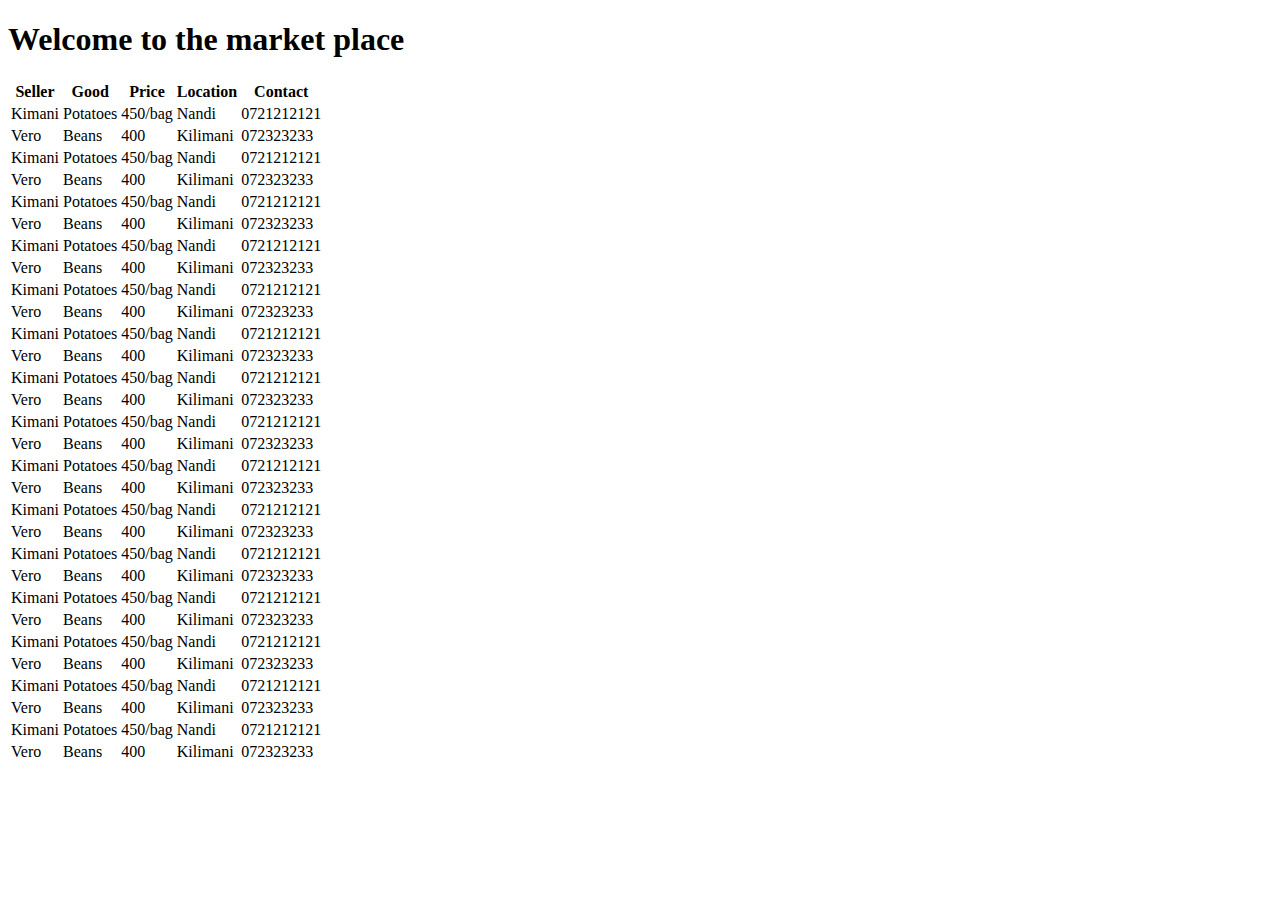
<file: seller.html>
<!DOCTYPE html>
<html lang="en">

<head>
    <meta charset="UTF-8">
    <meta http-equiv="X-UA-Compatible" content="IE=edge">
    <meta name="viewport" content="width=device-width, initial-scale=1.0">
    <title>SELLER</title>
</head>

<body>

    <h1>Welcome to the market place</h1>


    <table>
        <tr>
            <th>Seller</th>
            <th>Good</th>
            <th>Price</th>
            <th>Location</th>
            <th>Contact</th>
        </tr>
        <tr>
            <td>Kimani</td>
            <td>Potatoes</td>
            <td>450/bag</td>
            <td>Nandi</td>
            <td>0721212121</td>
        </tr>
        <tr>
            <td>Vero</td>
            <td>Beans</td>
            <td>400</td>
            <td>Kilimani</td>
            <td>072323233</td>
        </tr>
        <tr>
            <td>Kimani</td>
            <td>Potatoes</td>
            <td>450/bag</td>
            <td>Nandi</td>
            <td>0721212121</td>
        </tr>
        <tr>
            <td>Vero</td>
            <td>Beans</td>
            <td>400</td>
            <td>Kilimani</td>
            <td>072323233</td>
        </tr>
        <tr>
            <td>Kimani</td>
            <td>Potatoes</td>
            <td>450/bag</td>
            <td>Nandi</td>
            <td>0721212121</td>
        </tr>
        <tr>
            <td>Vero</td>
            <td>Beans</td>
            <td>400</td>
            <td>Kilimani</td>
            <td>072323233</td>
        </tr>
        <tr>
            <td>Kimani</td>
            <td>Potatoes</td>
            <td>450/bag</td>
            <td>Nandi</td>
            <td>0721212121</td>
        </tr>
        <tr>
            <td>Vero</td>
            <td>Beans</td>
            <td>400</td>
            <td>Kilimani</td>
            <td>072323233</td>
        </tr>
        <tr>
            <td>Kimani</td>
            <td>Potatoes</td>
            <td>450/bag</td>
            <td>Nandi</td>
            <td>0721212121</td>
        </tr>
        <tr>
            <td>Vero</td>
            <td>Beans</td>
            <td>400</td>
            <td>Kilimani</td>
            <td>072323233</td>
        </tr>
        <tr>
            <td>Kimani</td>
            <td>Potatoes</td>
            <td>450/bag</td>
            <td>Nandi</td>
            <td>0721212121</td>
        </tr>
        <tr>
            <td>Vero</td>
            <td>Beans</td>
            <td>400</td>
            <td>Kilimani</td>
            <td>072323233</td>
        </tr>
        <tr>
            <td>Kimani</td>
            <td>Potatoes</td>
            <td>450/bag</td>
            <td>Nandi</td>
            <td>0721212121</td>
        </tr>
        <tr>
            <td>Vero</td>
            <td>Beans</td>
            <td>400</td>
            <td>Kilimani</td>
            <td>072323233</td>
        </tr>
        <tr>
            <td>Kimani</td>
            <td>Potatoes</td>
            <td>450/bag</td>
            <td>Nandi</td>
            <td>0721212121</td>
        </tr>
        <tr>
            <td>Vero</td>
            <td>Beans</td>
            <td>400</td>
            <td>Kilimani</td>
            <td>072323233</td>
        </tr>
        <tr>
            <td>Kimani</td>
            <td>Potatoes</td>
            <td>450/bag</td>
            <td>Nandi</td>
            <td>0721212121</td>
        </tr>
        <tr>
            <td>Vero</td>
            <td>Beans</td>
            <td>400</td>
            <td>Kilimani</td>
            <td>072323233</td>
        </tr>
        <tr>
            <td>Kimani</td>
            <td>Potatoes</td>
            <td>450/bag</td>
            <td>Nandi</td>
            <td>0721212121</td>
        </tr>
        <tr>
            <td>Vero</td>
            <td>Beans</td>
            <td>400</td>
            <td>Kilimani</td>
            <td>072323233</td>
        </tr>
        <tr>
            <td>Kimani</td>
            <td>Potatoes</td>
            <td>450/bag</td>
            <td>Nandi</td>
            <td>0721212121</td>
        </tr>
        <tr>
            <td>Vero</td>
            <td>Beans</td>
            <td>400</td>
            <td>Kilimani</td>
            <td>072323233</td>
        </tr>
        <tr>
            <td>Kimani</td>
            <td>Potatoes</td>
            <td>450/bag</td>
            <td>Nandi</td>
            <td>0721212121</td>
        </tr>
        <tr>
            <td>Vero</td>
            <td>Beans</td>
            <td>400</td>
            <td>Kilimani</td>
            <td>072323233</td>
        </tr>
        <tr>
            <td>Kimani</td>
            <td>Potatoes</td>
            <td>450/bag</td>
            <td>Nandi</td>
            <td>0721212121</td>
        </tr>
        <tr>
            <td>Vero</td>
            <td>Beans</td>
            <td>400</td>
            <td>Kilimani</td>
            <td>072323233</td>
        </tr>
        <tr>
            <td>Kimani</td>
            <td>Potatoes</td>
            <td>450/bag</td>
            <td>Nandi</td>
            <td>0721212121</td>
        </tr>
        <tr>
            <td>Vero</td>
            <td>Beans</td>
            <td>400</td>
            <td>Kilimani</td>
            <td>072323233</td>
        </tr>
        <tr>
            <td>Kimani</td>
            <td>Potatoes</td>
            <td>450/bag</td>
            <td>Nandi</td>
            <td>0721212121</td>
        </tr>
        <tr>
            <td>Vero</td>
            <td>Beans</td>
            <td>400</td>
            <td>Kilimani</td>
            <td>072323233</td>
        </tr>

    </table>

</body>

</html>
</file>
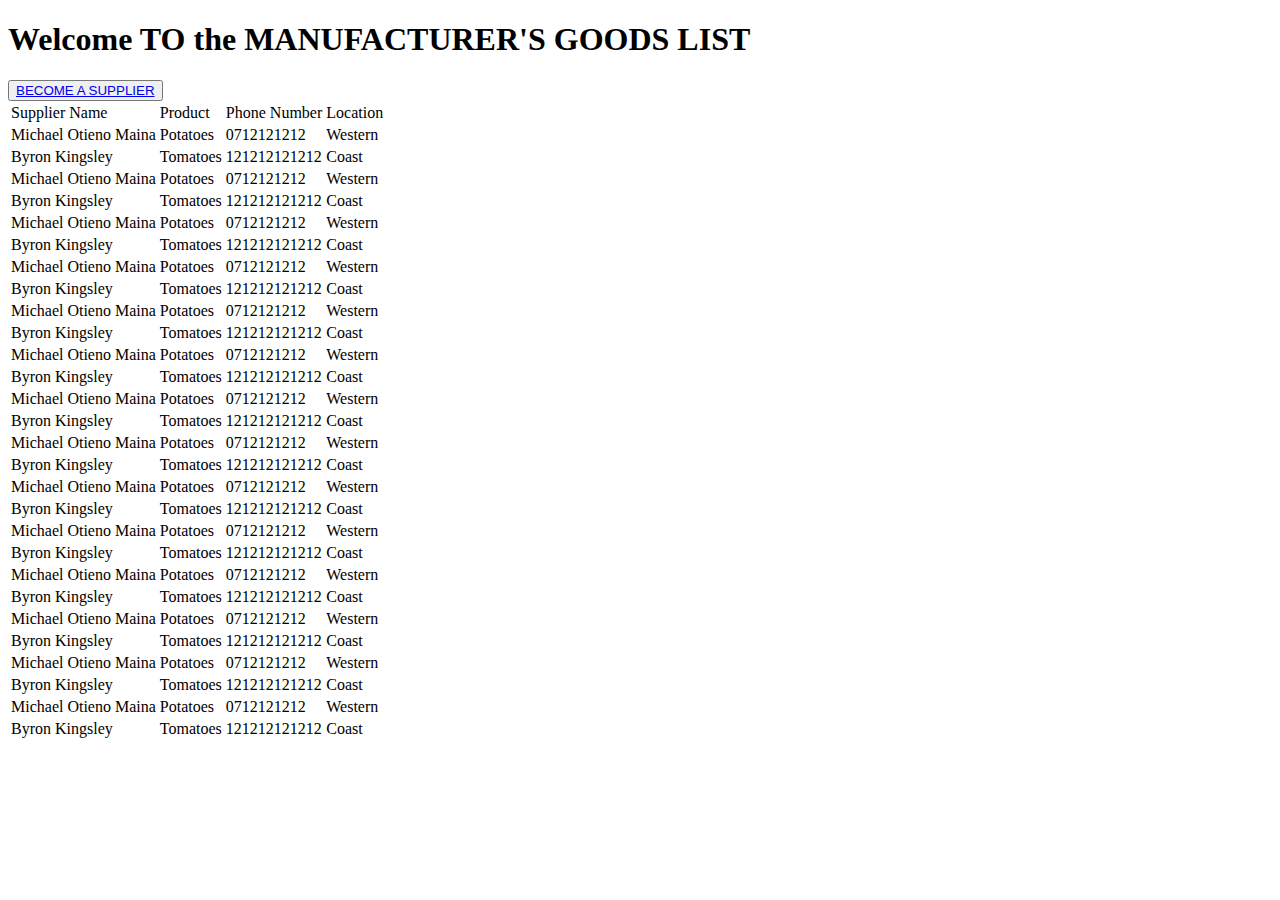
<file: supplier.html>
<!DOCTYPE html>
<html lang="en">

<head>
    <meta charset="UTF-8">
    <meta http-equiv="X-UA-Compatible" content="IE=edge">
    <meta name="viewport" content="widtd=
    , initial-scale=1.0">
    <title>MANUFACTURER'S GOODS LIST</title>

    <h1>Welcome TO the MANUFACTURER'S GOODS LIST</h1>
    <button>
        <a href="form.html
        ">

            BECOME A SUPPLIER
        </a>
    </button>

    <table>
        <tr>
            <td>Supplier Name</td>
            <td>Product</td>
            <td>Phone Number</td>
            <td>Location</td>
        </tr>
        <tr>
            <td>Michael Otieno Maina</td>
            <td>Potatoes</td>
            <td>0712121212</td>
            <td>Western</td>
        </tr>
        <tr>
            <td>Byron Kingsley</td>
            <td>Tomatoes</td>
            <td>121212121212</td>
            <td>Coast</td>
        </tr>
        <tr>
            <td>Michael Otieno Maina</td>
            <td>Potatoes</td>
            <td>0712121212</td>
            <td>Western</td>
        </tr>
        <tr>
            <td>Byron Kingsley</td>
            <td>Tomatoes</td>
            <td>121212121212</td>
            <td>Coast</td>
        </tr>
        <tr>
            <td>Michael Otieno Maina</td>
            <td>Potatoes</td>
            <td>0712121212</td>
            <td>Western</td>
        </tr>
        <tr>
            <td>Byron Kingsley</td>
            <td>Tomatoes</td>
            <td>121212121212</td>
            <td>Coast</td>
        </tr>
        <tr>
            <td>Michael Otieno Maina</td>
            <td>Potatoes</td>
            <td>0712121212</td>
            <td>Western</td>
        </tr>
        <tr>
            <td>Byron Kingsley</td>
            <td>Tomatoes</td>
            <td>121212121212</td>
            <td>Coast</td>
        </tr>
        <tr>
            <td>Michael Otieno Maina</td>
            <td>Potatoes</td>
            <td>0712121212</td>
            <td>Western</td>
        </tr>
        <tr>
            <td>Byron Kingsley</td>
            <td>Tomatoes</td>
            <td>121212121212</td>
            <td>Coast</td>
        </tr>
        <tr>
            <td>Michael Otieno Maina</td>
            <td>Potatoes</td>
            <td>0712121212</td>
            <td>Western</td>
        </tr>
        <tr>
            <td>Byron Kingsley</td>
            <td>Tomatoes</td>
            <td>121212121212</td>
            <td>Coast</td>
        </tr>
        <tr>
            <td>Michael Otieno Maina</td>
            <td>Potatoes</td>
            <td>0712121212</td>
            <td>Western</td>
        </tr>
        <tr>
            <td>Byron Kingsley</td>
            <td>Tomatoes</td>
            <td>121212121212</td>
            <td>Coast</td>
        </tr>
        <tr>
            <td>Michael Otieno Maina</td>
            <td>Potatoes</td>
            <td>0712121212</td>
            <td>Western</td>
        </tr>
        <tr>
            <td>Byron Kingsley</td>
            <td>Tomatoes</td>
            <td>121212121212</td>
            <td>Coast</td>
        </tr>
        <tr>
            <td>Michael Otieno Maina</td>
            <td>Potatoes</td>
            <td>0712121212</td>
            <td>Western</td>
        </tr>
        <tr>
            <td>Byron Kingsley</td>
            <td>Tomatoes</td>
            <td>121212121212</td>
            <td>Coast</td>
        </tr>
        <tr>
            <td>Michael Otieno Maina</td>
            <td>Potatoes</td>
            <td>0712121212</td>
            <td>Western</td>
        </tr>
        <tr>
            <td>Byron Kingsley</td>
            <td>Tomatoes</td>
            <td>121212121212</td>
            <td>Coast</td>
        </tr>
        <tr>
            <td>Michael Otieno Maina</td>
            <td>Potatoes</td>
            <td>0712121212</td>
            <td>Western</td>
        </tr>
        <tr>
            <td>Byron Kingsley</td>
            <td>Tomatoes</td>
            <td>121212121212</td>
            <td>Coast</td>
        </tr>
        <tr>
            <td>Michael Otieno Maina</td>
            <td>Potatoes</td>
            <td>0712121212</td>
            <td>Western</td>
        </tr>
        <tr>
            <td>Byron Kingsley</td>
            <td>Tomatoes</td>
            <td>121212121212</td>
            <td>Coast</td>
        </tr>
        <tr>
            <td>Michael Otieno Maina</td>
            <td>Potatoes</td>
            <td>0712121212</td>
            <td>Western</td>
        </tr>
        <tr>
            <td>Byron Kingsley</td>
            <td>Tomatoes</td>
            <td>121212121212</td>
            <td>Coast</td>
        </tr>
        <tr>
            <td>Michael Otieno Maina</td>
            <td>Potatoes</td>
            <td>0712121212</td>
            <td>Western</td>
        </tr>
        <tr>
            <td>Byron Kingsley</td>
            <td>Tomatoes</td>
            <td>121212121212</td>
            <td>Coast</td>
        </tr>
        
    </table>
</head>

<body>

</body>

</html>
</file>
<file: styles.css>
:root {
    --primary-color: #4EA685;
    --secondary-color: #57B894;
    --black: #000000;
    --white: #ffffff;
    --gray: #efefef;
    --gray-2: #757575;

    --facebook-color: #4267B2;
    --google-color: #DB4437;
    --twitter-color: #1DA1F2;
    --insta-color: #E1306C;
}

@import url('https://fonts.googleapis.com/css2?family=Poppins:wght@200;300;400;500;600&display=swap');

* {
    font-family: 'Poppins', sans-serif;
    margin: 0;
    padding: 0;
    box-sizing: border-box;
}

html,
body {
    height: 100vh;
    overflow: hidden;
}

.container {
    position: relative;
    min-height: 100vh;
    overflow: hidden;
}

.row {
    display: flex;
    flex-wrap: wrap;
    height: 100vh;
}

.col {
    width: 50%;
}

.align-items-center {
    display: flex;
    align-items: center;
    justify-content: center;
    text-align: center;
}

.form-wrapper {
    width: 100%;
    max-width: 28rem;
}

.form {
    padding: 1rem;
    background-color: var(--white);
    border-radius: 1.5rem;
    width: 100%;
    box-shadow: rgba(0, 0, 0, 0.35) 0px 5px 15px;
    transform: scale(0);
    transition: .5s ease-in-out;
    transition-delay: 1s;
}

.input-group {
    position: relative;
    width: 100%;
    margin: 1rem 0;
}

.input-group i {
    position: absolute;
    top: 50%;
    left: 1rem;
    transform: translateY(-50%);
    font-size: 1.4rem;
    color: var(--gray-2);
}

.input-group input {
    width: 100%;
    padding: 1rem 3rem;
    font-size: 1rem;
    background-color: var(--gray);
    border-radius: .5rem;
    border: 0.125rem solid var(--white);
    outline: none;
}

.input-group input:focus {
    border: 0.125rem solid var(--primary-color);
}

.form button {
    cursor: pointer;
    width: 100%;
    padding: .6rem 0;
    border-radius: .5rem;
    border: none;
    background-color: var(--primary-color);
    color: var(--white);
    font-size: 1.2rem;
    outline: none;
}

.form p {
    margin: 1rem 0;
    font-size: .7rem;
}

.flex-col {
    flex-direction: column;
}

.social-list {
    margin: 2rem 0;
    padding: 1rem;
    border-radius: 1.5rem;
    width: 100%;
    box-shadow: rgba(0, 0, 0, 0.35) 0px 5px 15px;
    transform: scale(0);
    transition: .5s ease-in-out;
    transition-delay: 1.2s;
}

.social-list>div {
    color: var(--white);
    margin: 0 .5rem;
    padding: .7rem;
    cursor: pointer;
    border-radius: .5rem;
    cursor: pointer;
    transform: scale(0);
    transition: .5s ease-in-out;
}

.social-list>div:nth-child(1) {
    transition-delay: 1.4s;
}

.social-list>div:nth-child(2) {
    transition-delay: 1.6s;
}

.social-list>div:nth-child(3) {
    transition-delay: 1.8s;
}

.social-list>div:nth-child(4) {
    transition-delay: 2s;
}

.social-list>div>i {
    font-size: 1.5rem;
    transition: .4s ease-in-out;
}

.social-list>div:hover i {
    transform: scale(1.5);
}

.facebook-bg {
    background-color: var(--facebook-color);
}

.google-bg {
    background-color: var(--google-color);
}

.twitter-bg {
    background-color: var(--twitter-color);
}

.insta-bg {
    background-color: var(--insta-color);
}

.pointer {
    cursor: pointer;
}

.container.sign-in .form.sign-in,
.container.sign-in .social-list.sign-in,
.container.sign-in .social-list.sign-in>div,
.container.sign-up .form.sign-up,
.container.sign-up .social-list.sign-up,
.container.sign-up .social-list.sign-up>div {
    transform: scale(1);
}

.content-row {
    position: absolute;
    top: 0;
    left: 0;
    pointer-events: none;
    z-index: 6;
    width: 100%;
}

.text {
    margin: 4rem;
    color: var(--white);
}

.text h2 {
    font-size: 3.5rem;
    font-weight: 800;
    margin: 2rem 0;
    transition: 1s ease-in-out;
}

.text p {
    font-weight: 600;
    transition: 1s ease-in-out;
    transition-delay: .2s;
}

.img img {
    width: 30vw;
    transition: 1s ease-in-out;
    transition-delay: .4s;
}

.text.sign-in h2,
.text.sign-in p,
.img.sign-in img {
    transform: translateX(-250%);
}

.text.sign-up h2,
.text.sign-up p,
.img.sign-up img {
    transform: translateX(250%);
}

.container.sign-in .text.sign-in h2,
.container.sign-in .text.sign-in p,
.container.sign-in .img.sign-in img,
.container.sign-up .text.sign-up h2,
.container.sign-up .text.sign-up p,
.container.sign-up .img.sign-up img {
    transform: translateX(0);
}

/* BACKGROUND */

.container::before {
    content: "";
    position: absolute;
    top: 0;
    right: 0;
    height: 100vh;
    width: 300vw;
    transform: translate(35%, 0);
    background-image: linear-gradient(-45deg, var(--primary-color) 0%, var(--secondary-color) 100%);
    transition: 1s ease-in-out;
    z-index: 6;
    box-shadow: rgba(0, 0, 0, 0.35) 0px 5px 15px;
    border-bottom-right-radius: max(50vw, 50vh);
    border-top-left-radius: max(50vw, 50vh);
}

.container.sign-in::before {
    transform: translate(0, 0);
    right: 50%;
}

.container.sign-up::before {
    transform: translate(100%, 0);
    right: 50%;
}

/* RESPONSIVE */

@media only screen and (max-width: 425px) {

    .container::before,
    .container.sign-in::before,
    .container.sign-up::before {
        height: 100vh;
        border-bottom-right-radius: 0;
        border-top-left-radius: 0;
        z-index: 0;
        transform: none;
        right: 0;
    }

    /* .container.sign-in .col.sign-up {
        transform: translateY(100%);
    } */

    .container.sign-in .col.sign-in,
    .container.sign-up .col.sign-up {
        transform: translateY(0);
    }

    .content-row {
        align-items: flex-start !important;
    }

    .content-row .col {
        transform: translateY(0);
        background-color: unset;
    }

    .col {
        width: 100%;
        position: absolute;
        padding: 2rem;
        background-color: var(--white);
        border-top-left-radius: 2rem;
        border-top-right-radius: 2rem;
        transform: translateY(100%);
        transition: 1s ease-in-out;
    }

    .row {
        align-items: flex-end;
        justify-content: flex-end;
    }

    .form,
    .social-list {
        box-shadow: none;
        margin: 0;
        padding: 0;
    }

    .text {
        margin: 0;
    }

    .text p {
        display: none;
    }

    .text h2 {
        margin: .5rem;
        font-size: 2rem;
    }
}
</file>
